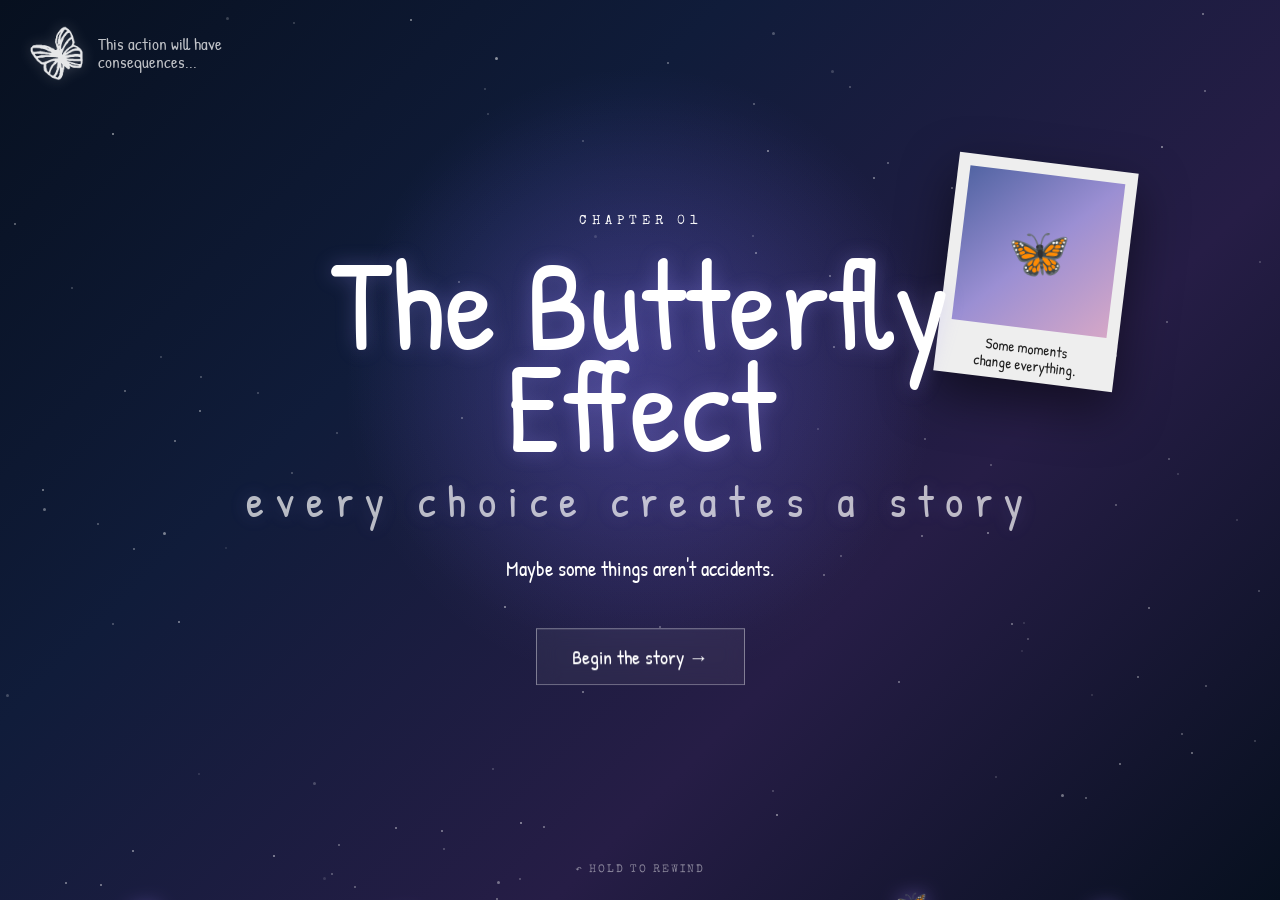
<file: index.html>
<!DOCTYPE html>
<html lang="en">

<head>
    <meta charset="UTF-8">
    <meta name="viewport" content="width=device-width, initial-scale=1.0">

    <title>The Butterfly Effect</title>

    <link rel="preconnect" href="https://fonts.googleapis.com">
    <link rel="preconnect" href="https://fonts.gstatic.com" crossorigin>

    <link href="https://fonts.googleapis.com/css2?family=Patrick+Hand&family=Special+Elite&display=swap" rel="stylesheet">

    <link rel="stylesheet" href="style.css">
</head>

<body>

    <div class="scene">

        <div class="glow"></div>

        <div class="consequence">

            <img src="lis_butterfly.png" alt="Butterfly">

            <span>
                This action will have<br>
                consequences...
            </span>

        </div>

        <div class="polaroid">

            <div class="photo">
                🦋
            </div>

            <p>
                Some moments<br>
                change everything.
            </p>

        </div>

        <div
            class="butterfly"
            style="left:10%; bottom:-30px; animation-duration:14s;"
        >
            🦋
        </div>

        <div
            class="butterfly"
            style="left:30%; bottom:-40px; animation-duration:18s; animation-delay:3s;"
        >
            🦋
        </div>

        <div
            class="butterfly"
            style="left:70%; bottom:-20px; animation-duration:15s; animation-delay:6s;"
        >
            🦋
        </div>

        <div
            class="butterfly"
            style="left:85%; bottom:-30px; animation-duration:20s; animation-delay:1s;"
        >
            🦋
        </div>

        <main class="content">

            <div class="chapter">
                CHAPTER 01
            </div>

            <h1 class="title">

                The Butterfly Effect

                <span>
                    every choice creates a story
                </span>

            </h1>

            <p class="subtitle">
                Maybe some things aren't accidents.
            </p>

            <button
                class="begin"
                onclick="beginStory()"
            >
                Begin the story →
            </button>

        </main>

        <div
            class="rewind"
            onclick="rewind()"
        >
            ↶ HOLD TO REWIND
        </div>

    </div>

    <div class="transition"></div>

    <script>

        const scene =
            document.querySelector(".scene");

        /* Create lots of dust particles */

        for (let i = 0; i < 110; i++) {

            const dust =
                document.createElement("div");

            dust.classList.add("dust");

            dust.style.left =
                Math.random() * 100 + "%";

            dust.style.top =
                Math.random() * 100 + "%";

            dust.style.animationDelay =
                Math.random() * 6 + "s";

            dust.style.animationDuration =
                3 + Math.random() * 5 + "s";

            dust.style.opacity =
                .15 + Math.random() * .55;

            if (Math.random() > .85) {
                dust.classList.add("large");
            }

            scene.appendChild(dust);
        }


        /* Mouse parallax */

        document.addEventListener("mousemove", (e) => {

            const x =
                e.clientX / window.innerWidth - .5;

            const y =
                e.clientY / window.innerHeight - .5;

            document.querySelector(".glow").style.transform =
                `translate(${x * 40 - 50}%, ${y * 40}%)`;

            document.querySelector(".polaroid").style.transform =
                `rotate(7deg) translate(${x * 20}px, ${y * 20}px)`;

        });


        /* Go to Page 2 */

        function beginStory() {

            document
                .querySelector(".transition")
                .classList.add("active");

            setTimeout(() => {

                window.location.href = "page2.html";

            }, 1000);

        }


        /* Rewind */

        function rewind() {

            document.body.style.filter =
                "saturate(.3) contrast(1.2)";

            document.querySelector(".scene").style.transform =
                "scale(1.03)";

            setTimeout(() => {

                document.body.style.filter = "";

                document.querySelector(".scene").style.transform =
                    "";

            }, 700);

        }

    </script>

</body>
</html>
</file>
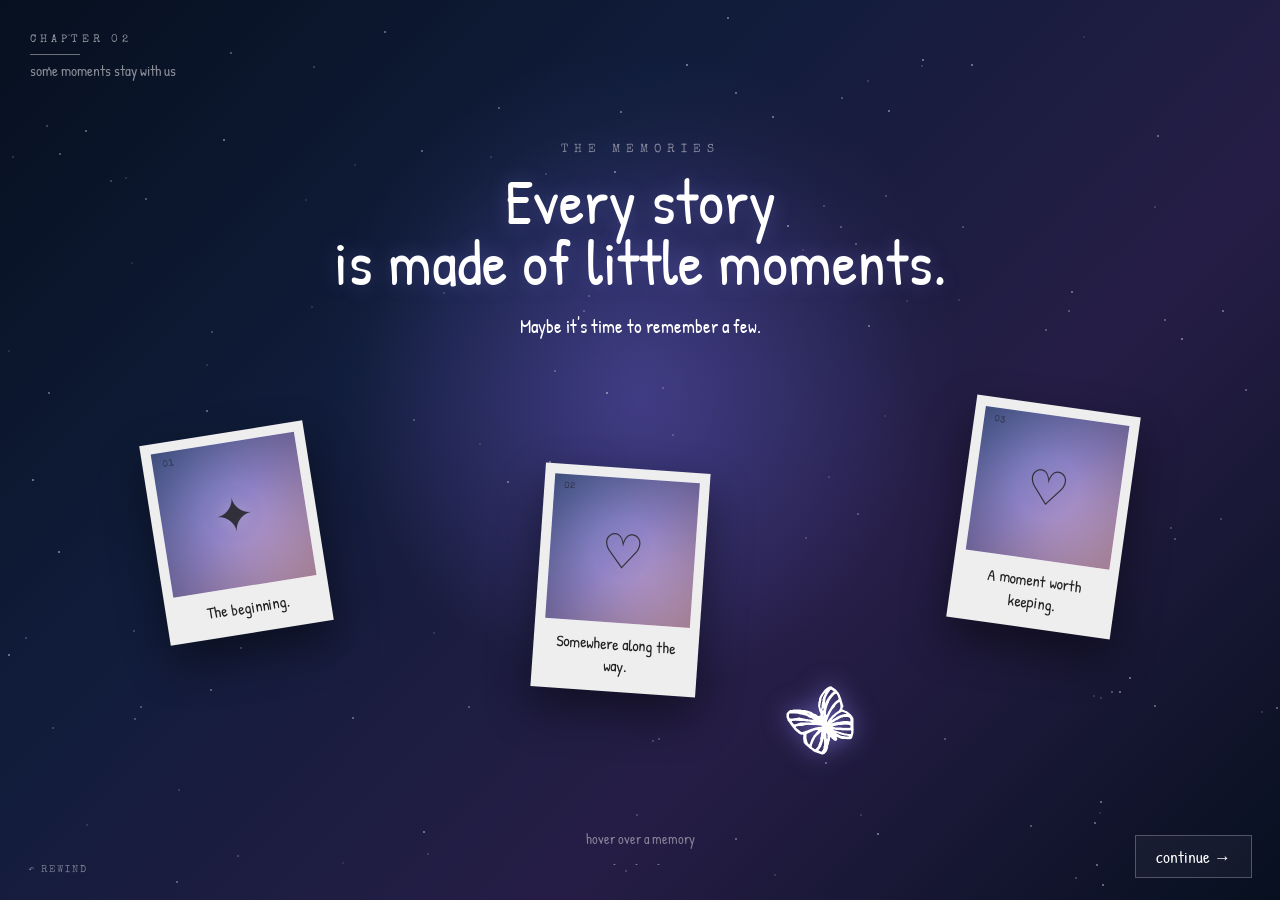
<file: page2.html>
<!DOCTYPE html>
<html lang="en">

<head>

    <meta charset="UTF-8">

    <meta
        name="viewport"
        content="width=device-width, initial-scale=1.0"
    >

    <title>The Memories</title>

    <!-- Fonts -->

    <link rel="preconnect" href="https://fonts.googleapis.com">

    <link
        href="https://fonts.googleapis.com/css2?family=Patrick+Hand&family=Special+Elite&display=swap"
        rel="stylesheet"
    >

    <link rel="stylesheet" href="page2.css">

    <style>

        /* =========================================================
           PAGE 2 ENTRANCE TRANSITION
        ========================================================= */

        .memory-date .memory-link {

            font-family: 'Patrick Hand', cursive;

            font-size: 1.15em;

            color: #e8e5ff;

            background: rgba(116, 103, 255, 0.16);

            border: 1px solid rgba(232, 229, 255, 0.55);

            border-radius: 24px;

            padding: 7px 24px;

            cursor: pointer;

            transition: all 0.25s ease;

        }


        .memory-date .memory-link:hover {

            background: rgba(116, 103, 255, 0.32);

            border-color: #ffffff;

            transform: translateY(-2px);

        }


        .page2-transition {

            position: fixed;

            inset: 0;

            background: #e8e5ff;

            z-index: 9999;

            opacity: 1;

            pointer-events: none;

            animation:
                page2FadeIn
                1.2s
                ease
                forwards;

        }


        @keyframes page2FadeIn {

            from {

                opacity: 1;

            }

            to {

                opacity: 0;

            }

        }

    </style>

</head>


<body>


<!-- =========================================================
     PAGE 2 ENTRANCE TRANSITION
========================================================= -->

<div class="page2-transition"></div>



<div class="scene">


    <!-- Background glow -->

    <div class="glow"></div>


    <!-- Top-left -->

    <div class="chapter-mark">

        <span>CHAPTER 02</span>

        <div class="little-line"></div>

        <p>
            some moments stay with us
        </p>

    </div>


    <!-- Main heading -->

    <main class="intro">

        <div class="small-title">

            THE MEMORIES

        </div>


        <h1>

            Every story<br>
            is made of little moments.

        </h1>


        <p>

            Maybe it's time to remember a few.

        </p>

    </main>


    <!-- =================================================
         POLAROIDS
    ================================================== -->


    <div
        class="memory memory-one"
        onclick="openMemory(1)"
    >

        <div class="photo">

            <span>01</span>

            <div class="photo-symbol">
                ✦
            </div>

        </div>

        <div class="caption">

            The beginning.

        </div>

    </div>



    <div
        class="memory memory-two"
        onclick="openMemory(2)"
    >

        <div class="photo">

            <span>02</span>

            <div class="photo-symbol">
                ♡
            </div>

        </div>

        <div class="caption">

            Somewhere along the way.

        </div>

    </div>



    <div
        class="memory memory-three"
        onclick="openMemory(3)"
    >

        <div class="photo">

            <span>03</span>

            <div class="photo-symbol">
                ♡
            </div>

        </div>

        <div class="caption">

            A moment worth keeping.

        </div>

    </div>


    <!-- =================================================
         BUTTERFLY
    ================================================== -->

    <div class="floating-butterfly">

        <img
            src="lis_butterfly.png"
            alt="Butterfly"
        >

    </div>


    <!-- =================================================
         BOTTOM
    ================================================== -->

    <div class="bottom-message">

        <span>
            hover over a memory
        </span>

        <div class="dots">
            • • •
        </div>

    </div>


    <!-- =================================================
         MEMORY MODAL
    ================================================== -->

    <div
        class="memory-overlay"
        id="memoryOverlay"
    >

        <div class="memory-card">


            <button
                class="close"
                onclick="closeMemory()"
            >

                ×

            </button>


            <div
                class="memory-number"
                id="memoryNumber"
            >

                MEMORY 01

            </div>


            <div
                class="memory-symbol"
                id="memorySymbol"
            >

                ✦

            </div>


            <p
                class="memory-text"
                id="memoryText"
            >

            </p>


            <div class="memory-date" id="memoryDate">

                somewhere in our timeline

            </div>


        </div>

    </div>


    <!-- =================================================
         REWIND
    ================================================== -->

    <div
        class="rewind"
        onclick="rewindMemory()"
    >

        ↶ REWIND

    </div>


    <!-- =================================================
         NEXT
    ================================================== -->

    <button
        class="next"
        onclick="nextPage()"
    >

        continue →

    </button>


</div>



<script>


/* =========================================================
   CREATE DUST
========================================================= */

const scene =
    document.querySelector(".scene");


for (let i = 0; i < 130; i++) {

    const dust =
        document.createElement("div");


    dust.classList.add("dust");


    dust.style.left =
        Math.random() * 100 + "%";


    dust.style.top =
        Math.random() * 100 + "%";


    dust.style.animationDelay =
        Math.random() * 7 + "s";


    dust.style.animationDuration =
        3 + Math.random() * 6 + "s";


    dust.style.opacity =
        .15 + Math.random() * .5;


    scene.appendChild(dust);

}


/* =========================================================
   MEMORY DATA
========================================================= */

const memories = {

    1: {

        number: "MEMORY 01",

        symbol: "✦",

        text:
            "Sometimes you meet someone without realizing that they're about to become an important part of your story."

    },


    2: {

        number: "MEMORY 02",

        symbol: "♡",

        text:
            "And then, little by little, ordinary moments start becoming the ones you remember the most."

    },


    3: {

        number: "MEMORY 03",

        symbol: "♡",

        text:
            "Maybe that's what the butterfly effect really means. One tiny moment can change the entire story."

    }

};


/* =========================================================
   OPEN MEMORY
========================================================= */

function openMemory(number) {


    const memory =
        memories[number];


    document.getElementById(
        "memoryNumber"
    ).textContent =
        memory.number;


    document.getElementById(
        "memorySymbol"
    ).textContent =
        memory.symbol;


    document.getElementById(
        "memoryText"
    ).textContent =
        memory.text;


    const memoryDate = document.getElementById("memoryDate");

    const memoryLinks = {
        1: "https://theunsentproject.com/#",
        2: "https://unsentnotes.com",
        3: "https://scribbledthought.com"
    };

    memoryDate.innerHTML =
        `<button type="button" class="memory-link" onclick="window.location.href='${memoryLinks[number]}'">me?</button>`;


    document
        .getElementById("memoryOverlay")
        .classList.add("active");


}


/* =========================================================
   CLOSE MEMORY
========================================================= */

function closeMemory() {

    document
        .getElementById("memoryOverlay")
        .classList.remove("active");

}


/* =========================================================
   MOUSE PARALLAX
========================================================= */

document.addEventListener(
    "mousemove",
    (event) => {


        const x =
            event.clientX /
            window.innerWidth -
            .5;


        const y =
            event.clientY /
            window.innerHeight -
            .5;


        const glow =
            document.querySelector(".glow");


        glow.style.transform =

            `translate(
                ${x * 45 - 50}%,
                ${y * 45}%
            )`;


        const butterfly =
            document.querySelector(
                ".floating-butterfly"
            );


        butterfly.style.transform =

            `translate(
                ${x * 35}px,
                ${y * 35}px
            )`;


    }
);


/* =========================================================
   REWIND
========================================================= */

function rewindMemory() {


    document.body.classList.add(
        "rewinding"
    );


    setTimeout(() => {

        document.body.classList.remove(
            "rewinding"
        );

    }, 1000);


}


/* =========================================================
   NEXT PAGE
========================================================= */

function nextPage() {


    document.body.classList.add(
        "page-leaving"
    );


    setTimeout(() => {

        window.location.href =
            "page3.html";

    }, 900);


}


</script>


</body>

</html>
</file>
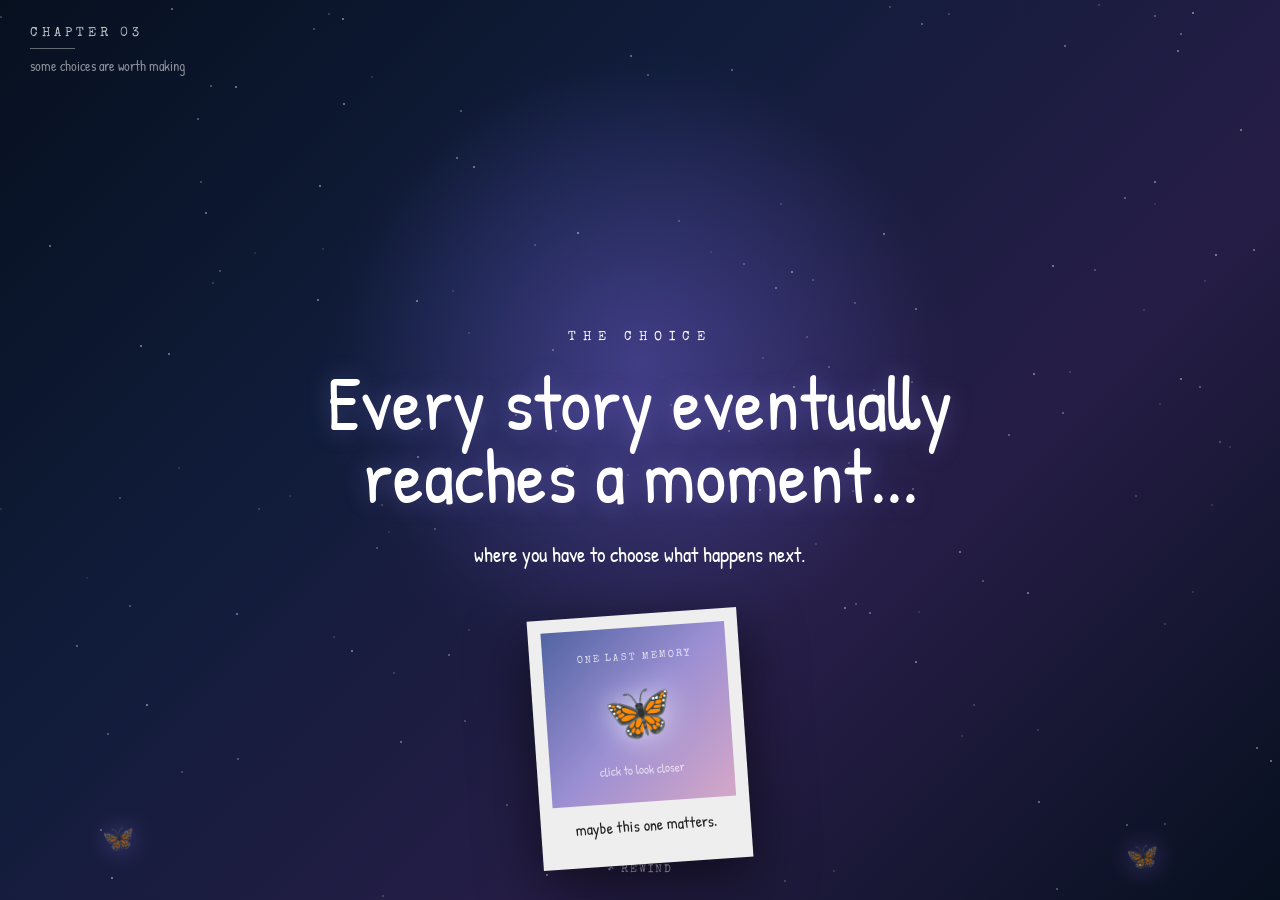
<file: page3.html>
<!DOCTYPE html>
<html lang="en">

<head>

    <meta charset="UTF-8">

    <meta
        name="viewport"
        content="width=device-width, initial-scale=1.0"
    >

    <title>The Choice</title>

    <!-- Fonts -->

    <link rel="preconnect" href="https://fonts.googleapis.com">

    <link
        href="https://fonts.googleapis.com/css2?family=Patrick+Hand&family=Special+Elite&display=swap"
        rel="stylesheet"
    >

    <link rel="stylesheet" href="page3.css">

</head>


<body>


<!-- =========================================================
     ENTRANCE TRANSITION
========================================================= -->

<div class="page3-transition"></div>



<div class="scene">


    <!-- Background glow -->

    <div class="glow"></div>


    <!-- =================================================
         CHAPTER MARK
    ================================================== -->

    <div class="chapter-mark">

        <span>CHAPTER 03</span>

        <div class="little-line"></div>

        <p>
            some choices are worth making
        </p>

    </div>



    <!-- =================================================
         BACKGROUND BUTTERFLIES
    ================================================== -->

    <div
        class="butterfly butterfly-one"
    >
        🦋
    </div>

    <div
        class="butterfly butterfly-two"
    >
        🦋
    </div>

    <div
        class="butterfly butterfly-three"
    >
        🦋
    </div>

    <div
        class="butterfly butterfly-four"
    >
        🦋
    </div>



    <!-- =================================================
         INTRO
    ================================================== -->

    <main class="intro" id="intro">

        <div class="small-title">
            THE CHOICE
        </div>


        <h1>

            Every story eventually<br>
            reaches a moment...

        </h1>


        <p>

            where you have to choose what happens next.

        </p>


        <!-- =================================================
             FINAL POLAROID
        ================================================== -->

        <div
            class="final-polaroid"
            onclick="openChoice()"
        >

            <div class="polaroid-photo">

                <div class="photo-number">
                    ONE LAST MEMORY
                </div>

                <div class="photo-butterfly">
                    🦋
                </div>

                <div class="photo-note">
                    click to look closer
                </div>

            </div>


            <div class="polaroid-caption">

                maybe this one matters.

            </div>

        </div>

    </main>



    <!-- =================================================
         CHOICE SECTION
    ================================================== -->

    <section
        class="choice-section"
        id="choiceSection"
    >


        <div class="choice-content">


            <div class="choice-small">
                ONE LAST THOUGHT
            </div>


            <h2>

                Maybe the butterfly effect<br>
                isn't about changing the past.

            </h2>


            <p class="choice-line">

                Maybe it's about choosing what happens next.

            </p>


            <div class="choice-question">

                So...

            </div>


            <h3>

                Will you be part of my next chapter?

            </h3>


            <!-- =================================================
                 BUTTONS
            ================================================== -->

            <div class="buttons">


                <button
                    class="yes-button"
                    onclick="chooseYes()"
                >

                    YES 🦋

                </button>


                <button
                    class="think-button"
                    onclick="thinkAboutIt()"
                >

                    LET ME THINK...

                </button>


            </div>


            <p
                class="thinking-message"
                id="thinkingMessage"
            >

            </p>


        </div>


    </section>



    <!-- =================================================
         FINAL ENDING
    ================================================== -->

    <section
        class="ending"
        id="ending"
    >


        <div class="ending-butterfly">

            🦋

        </div>


        <div class="ending-small">

            THEN LET'S WRITE IT TOGETHER.

        </div>


        <h2>

            The end.

        </h2>


        <div class="ending-divider"></div>


        <p>

            or maybe...

        </p>


        <h3>

            just the beginning.

        </h3>


    </section>



    <!-- =================================================
         REWIND
    ================================================== -->

    <div
        class="rewind"
        onclick="rewindPage()"
    >

        ↶ REWIND

    </div>


</div>



<script>


/* =========================================================
   CREATE DUST
========================================================= */

const scene =
    document.querySelector(".scene");


for (let i = 0; i < 150; i++) {

    const dust =
        document.createElement("div");


    dust.classList.add("dust");


    dust.style.left =
        Math.random() * 100 + "%";


    dust.style.top =
        Math.random() * 100 + "%";


    dust.style.animationDelay =
        Math.random() * 7 + "s";


    dust.style.animationDuration =
        3 + Math.random() * 6 + "s";


    dust.style.opacity =
        .15 + Math.random() * .5;


    scene.appendChild(dust);

}


/* =========================================================
   OPEN THE CHOICE
========================================================= */

function openChoice() {


    document
        .getElementById("intro")
        .classList.add("hide");


    setTimeout(() => {

        document
            .getElementById("choiceSection")
            .classList.add("active");

    }, 500);


}


/* =========================================================
   LET ME THINK
========================================================= */

let thoughtCount = 0;


function thinkAboutIt() {


    const button =
        document.querySelector(".think-button");


    const message =
        document.getElementById(
            "thinkingMessage"
        );


    thoughtCount++;


    if (thoughtCount === 1) {

        message.textContent =
            "Some choices are harder than others...";


        button.style.transform =
            "translateX(35px)";

    }


    else if (thoughtCount === 2) {

        message.textContent =
            "I'll wait... probably. 🦋";


        button.style.transform =
            "translateX(-45px)";

    }


    else {

        message.textContent =
            "Okay... but the butterfly is waiting. 🦋";


        button.style.transform =
            "translateX(20px)";

    }

}


/* =========================================================
   YES
========================================================= */

function chooseYes() {


    document
        .getElementById("choiceSection")
        .classList.add("chosen");


    document
        .querySelectorAll(".butterfly")
        .forEach((butterfly, index) => {

            butterfly.style.animation =
                "butterflyFinal 5s ease-in-out forwards";

            butterfly.style.animationDelay =
                index * .15 + "s";

        });


    setTimeout(() => {

        document
            .getElementById("ending")
            .classList.add("active");

    }, 1200);

}


/* =========================================================
   REWIND
========================================================= */

function rewindPage() {


    document.body.classList.add(
        "rewinding"
    );


    setTimeout(() => {

        document.body.classList.remove(
            "rewinding"
        );

    }, 1000);

}


/* =========================================================
   MOUSE PARALLAX
========================================================= */

document.addEventListener(
    "mousemove",
    (event) => {


        const x =
            event.clientX /
            window.innerWidth -
            .5;


        const y =
            event.clientY /
            window.innerHeight -
            .5;


        const glow =
            document.querySelector(".glow");


        glow.style.transform =

            `translate(
                ${x * 45 - 50}%,
                ${y * 45}%
            )`;


        const polaroid =
            document.querySelector(
                ".final-polaroid"
            );


        if (polaroid) {

            polaroid.style.transform =

                `rotate(-4deg)
                 translate(
                    ${x * 18}px,
                    ${y * 18}px
                 )`;

        }

    }
);


/* =========================================================
   ENTRANCE TRANSITION
========================================================= */

window.addEventListener(
    "load",
    () => {

        document
            .querySelector(".page3-transition")
            .classList.add("fade-out");

    }
);


</script>


</body>

</html>
</file>
<file: style.css>
/* =====================================================
   RESET
===================================================== */

* {
    margin: 0;
    padding: 0;
    box-sizing: border-box;
}

html,
body {
    width: 100%;
    height: 100%;
}

body {
    overflow: hidden;
    background: #07101f;
    color: white;
    font-family: 'Patrick Hand', cursive;
}


/* =====================================================
   MAIN SCENE
===================================================== */

.scene {
    position: relative;

    width: 100%;
    height: 100vh;

    overflow: hidden;

    background:
        radial-gradient(
            circle at 50% 40%,
            rgba(116, 103, 255, .25),
            transparent 35%
        ),

        linear-gradient(
            135deg,
            #07101f,
            #101c3a,
            #261d46,
            #07101f
        );
}


/* =====================================================
   BACKGROUND GLOW
===================================================== */

.glow {
    position: absolute;

    width: 600px;
    height: 600px;

    background:
        radial-gradient(
            circle,
            rgba(155, 135, 255, .15),
            transparent 70%
        );

    border-radius: 50%;

    top: 10%;
    left: 50%;

    transform: translateX(-50%);

    animation: breathing 6s infinite ease-in-out;

    pointer-events: none;
}

@keyframes breathing {

    0%,
    100% {
        transform:
            translateX(-50%)
            scale(1);

        opacity: .5;
    }

    50% {
        transform:
            translateX(-50%)
            scale(1.25);

        opacity: 1;
    }
}


/* =====================================================
   DUST PARTICLES
===================================================== */

.dust {
    position: absolute;

    width: 2px;
    height: 2px;

    border-radius: 50%;

    background: rgba(255,255,255,.8);

    pointer-events: none;

    animation:
        dustFloat
        ease-in-out
        infinite;
}

.dust.large {
    width: 3px;
    height: 3px;

    filter: blur(.5px);
}

@keyframes dustFloat {

    0%,
    100% {
        transform:
            translate(0, 0)
            scale(.5);

        opacity: .15;
    }

    50% {
        transform:
            translate(15px, -25px)
            scale(1.4);

        opacity: .8;
    }
}


/* =====================================================
   TOP LEFT MESSAGE
===================================================== */

.consequence {

    position: absolute;

    top: 22px;
    left: 28px;

    display: flex;

    align-items: center;

    gap: 12px;

    z-index: 30;

    color:
        rgba(255,255,255,.82);

    font-family:
        'Patrick Hand',
        cursive;

    font-size: 17px;

    line-height: 1.05;

    opacity: .9;

    animation:
        consequenceWiggle
        4s
        ease-in-out
        infinite;
}

.consequence img {

    width: 58px;
    height: auto;

    display: block;

    filter:
        brightness(0)
        invert(1)
        drop-shadow(
            0 0 7px
            rgba(255,255,255,.25)
        );

    transform-origin: center;

    animation:
        butterflyWiggle
        2.8s
        ease-in-out
        infinite;
}

@keyframes butterflyWiggle {

    0%,
    100% {
        transform:
            rotate(-4deg)
            scale(1);
    }

    25% {
        transform:
            rotate(5deg)
            scale(1.04);
    }

    50% {
        transform:
            rotate(-3deg)
            scale(.97);
    }

    75% {
        transform:
            rotate(4deg)
            scale(1.03);
    }
}

@keyframes consequenceWiggle {

    0%,
    100% {
        transform: rotate(-.5deg);
    }

    25% {
        transform:
            rotate(.7deg)
            translateY(-1px);
    }

    50% {
        transform: rotate(-.4deg);
    }

    75% {
        transform:
            rotate(.5deg)
            translateY(1px);
    }
}


/* =====================================================
   POLAROID
===================================================== */

.polaroid {

    position: absolute;

    width: 180px;
    height: 220px;

    background: #eeeeee;

    right: 12%;
    top: 18%;

    transform: rotate(7deg);

    padding: 12px;

    box-shadow:
        0 20px 50px
        rgba(0,0,0,.5);

    z-index: 8;

    transition:
        transform .5s ease,
        box-shadow .5s ease;

    animation:
        floatingPhoto
        5s
        ease-in-out
        infinite;
}

.polaroid:hover {

    transform:
        rotate(0deg)
        scale(1.08);

    box-shadow:
        0 25px 70px
        rgba(130,120,255,.4);
}

.photo {

    width: 100%;
    height: 155px;

    background:
        linear-gradient(
            135deg,
            #5264a3,
            #9b8fd3,
            #d5a7c7
        );

    display: flex;

    align-items: center;
    justify-content: center;

    color: white;

    font-size: 50px;
}

.polaroid p {

    color: #222;

    text-align: center;

    margin-top: 12px;

    font-size: 15px;

    line-height: 1.1;
}

@keyframes floatingPhoto {

    0%,
    100% {
        margin-top: 0;
    }

    50% {
        margin-top: -15px;
    }
}


/* =====================================================
   BACKGROUND BUTTERFLIES
===================================================== */

.butterfly {

    position: absolute;

    font-size: 25px;

    opacity: .7;

    pointer-events: none;

    filter:
        drop-shadow(
            0 0 10px
            rgba(160,130,255,.8)
        );

    animation:
        fly
        linear
        infinite;
}

@keyframes fly {

    0% {
        transform:
            translate(0, 0)
            rotate(0deg);
    }

    25% {
        transform:
            translate(100px,-120px)
            rotate(20deg);
    }

    50% {
        transform:
            translate(-80px,-250px)
            rotate(-15deg);
    }

    75% {
        transform:
            translate(150px,-380px)
            rotate(15deg);
    }

    100% {
        transform:
            translate(-100px,-550px)
            rotate(-10deg);
    }
}


/* =====================================================
   MAIN CONTENT
===================================================== */

.content {

    position: absolute;

    top: 50%;
    left: 50%;

    transform:
        translate(-50%, -50%);

    width: 90%;

    max-width: 900px;

    text-align: center;

    z-index: 10;
}


/* Chapter */

.chapter {

    font-family:
        'Special Elite',
        monospace;

    font-size: 13px;

    letter-spacing: 5px;

    opacity: .55;

    margin-bottom: 25px;

    animation:
        fadeUp
        1.5s
        ease
        forwards;
}


/* =====================================================
   TITLE
===================================================== */

.title {

    font-size:
        clamp(
            60px,
            10vw,
            130px
        );

    font-weight: normal;

    line-height: .8;

    text-shadow:
        0 0 20px
        rgba(160,150,255,.3);

    animation:
        titleAppear
        2s
        ease
        forwards;
}

.title span {

    display: block;

    font-size: .35em;

    letter-spacing: 12px;

    margin-top: 25px;

    opacity: .7;
}


/* =====================================================
   SUBTITLE
===================================================== */

.subtitle {

    margin-top: 35px;

    font-size: 21px;

    opacity: .75;

    animation:
        fadeUp
        2s
        ease
        forwards;
}


/* =====================================================
   BEGIN BUTTON
===================================================== */

.begin {

    margin-top: 45px;

    padding:
        14px 35px;

    border:
        1px solid
        rgba(255,255,255,.4);

    background:
        rgba(255,255,255,.05);

    color: white;

    font-family:
        'Patrick Hand',
        cursive;

    font-size: 20px;

    cursor: pointer;

    backdrop-filter:
        blur(10px);

    transition:
        .4s ease;
}

.begin:hover {

    background:
        rgba(255,255,255,.15);

    transform:
        translateY(-4px);

    box-shadow:
        0 10px 30px
        rgba(130,120,255,.25);
}


/* =====================================================
   REWIND
===================================================== */

.rewind {

    position: absolute;

    bottom: 25px;

    left: 50%;

    transform:
        translateX(-50%);

    font-family:
        'Special Elite',
        monospace;

    font-size: 11px;

    letter-spacing: 2px;

    opacity: .45;

    cursor: pointer;

    z-index: 30;

    transition: .3s;
}

.rewind:hover {
    opacity: 1;
}


/* =====================================================
   PAGE TRANSITION
===================================================== */

.transition {

    position: fixed;

    inset: 0;

    background: #e8e5ff;

    z-index: 100;

    transform:
        scaleY(0);

    transform-origin:
        bottom;

    transition:
        transform
        1s
        cubic-bezier(
            .7,
            0,
            .3,
            1
        );
}

.transition.active {

    transform:
        scaleY(1);
}


/* =====================================================
   ANIMATIONS
===================================================== */

@keyframes fadeUp {

    from {
        opacity: 0;

        transform:
            translateY(30px);
    }

    to {
        opacity: 1;

        transform:
            translateY(0);
    }
}

@keyframes titleAppear {

    from {

        opacity: 0;

        letter-spacing: 20px;

        filter: blur(10px);
    }

    to {

        opacity: 1;

        letter-spacing: 0;

        filter: blur(0);
    }
}


/* =====================================================
   MOBILE
===================================================== */

@media (max-width: 700px) {

    .consequence {

        top: 15px;
        left: 15px;

        font-size: 14px;
    }

    .consequence img {
        width: 45px;
    }

    .polaroid {

        width: 130px;
        height: 165px;

        right: 5%;
        top: 12%;

        padding: 8px;
    }

    .photo {

        height: 110px;

        font-size: 35px;
    }

    .polaroid p {

        font-size: 11px;

        margin-top: 7px;
    }

    .subtitle {
        font-size: 18px;
    }

    .begin {

        font-size: 18px;

        padding:
            12px 28px;
    }

    .rewind {
        bottom: 15px;
    }
}
</file>
<file: page2.css>
/* =====================================================
   RESET
===================================================== */

* {

    margin: 0;

    padding: 0;

    box-sizing: border-box;

}


html,
body {

    width: 100%;

    height: 100%;

}


body {

    overflow: hidden;

    background: #07101f;

    color: white;

    font-family:
        'Patrick Hand',
        cursive;

}


/* =====================================================
   SCENE
===================================================== */

.scene {

    position: relative;

    width: 100%;

    height: 100vh;

    overflow: hidden;

    background:

        radial-gradient(
            circle at 50% 45%,
            rgba(116,103,255,.25),
            transparent 35%
        ),

        linear-gradient(
            135deg,
            #07101f,
            #101c3a,
            #261d46,
            #07101f
        );

}


/* =====================================================
   GLOW
===================================================== */

.glow {

    position: absolute;

    width: 650px;

    height: 650px;

    top: 5%;

    left: 50%;

    border-radius: 50%;

    background:

        radial-gradient(
            circle,
            rgba(155,135,255,.16),
            transparent 70%
        );

    transform:
        translateX(-50%);

    animation:
        breathing 6s
        ease-in-out
        infinite;

    pointer-events: none;

}


@keyframes breathing {

    0%,
    100% {

        transform:
            translateX(-50%)
            scale(1);

        opacity: .5;

    }

    50% {

        transform:
            translateX(-50%)
            scale(1.25);

        opacity: 1;

    }

}


/* =====================================================
   DUST
===================================================== */

.dust {

    position: absolute;

    width: 2px;

    height: 2px;

    border-radius: 50%;

    background:
        rgba(255,255,255,.8);

    pointer-events: none;

    animation:
        dustFloat
        ease-in-out
        infinite;

}


@keyframes dustFloat {

    0%,
    100% {

        transform:
            translate(0,0)
            scale(.5);

        opacity: .1;

    }

    50% {

        transform:
            translate(
                15px,
                -25px
            )
            scale(1.5);

        opacity: .8;

    }

}


/* =====================================================
   CHAPTER MARK
===================================================== */

.chapter-mark {

    position: absolute;

    top: 25px;

    left: 30px;

    z-index: 20;

    opacity: .8;

}


.chapter-mark span {

    font-family:
        'Special Elite',
        monospace;

    font-size: 11px;

    letter-spacing: 4px;

    opacity: .7;

}


.chapter-mark p {

    margin-top: 5px;

    font-size: 15px;

    opacity: .65;

}


.little-line {

    width: 50px;

    height: 1px;

    margin-top: 7px;

    background:
        rgba(255,255,255,.5);

}


/* =====================================================
   INTRO
===================================================== */

.intro {

    position: absolute;

    top: 16%;

    left: 50%;

    transform:
        translateX(-50%);

    text-align: center;

    width: 90%;

    z-index: 10;

}


.small-title {

    font-family:
        'Special Elite',
        monospace;

    letter-spacing: 6px;

    font-size: 12px;

    opacity: .45;

    margin-bottom: 15px;

}


.intro h1 {

    font-size:
        clamp(
            40px,
            5vw,
            68px
        );

    font-weight: normal;

    line-height: .95;

    text-shadow:
        0 0 20px
        rgba(160,150,255,.25);

    animation:
        titleAppear
        1.8s
        ease
        forwards;

}


.intro p {

    margin-top: 20px;

    font-size: 19px;

    opacity: .6;

    animation:
        fadeUp
        2s
        ease
        forwards;

}


/* =====================================================
   MEMORY POLAROIDS
===================================================== */

.memory {

    position: absolute;

    width: 165px;

    padding: 10px 10px 15px;

    background: #eeeeee;

    color: #222;

    box-shadow:
        0 20px 45px
        rgba(0,0,0,.45);

    cursor: pointer;

    z-index: 8;

    transition:
        transform .5s ease,
        box-shadow .5s ease;

    animation:
        memoryFloat
        5s
        ease-in-out
        infinite;

}


.memory:hover {

    transform:
        scale(1.1)
        rotate(0deg)
        translateY(-10px);

    box-shadow:
        0 25px 65px
        rgba(140,130,255,.45);

    z-index: 15;

}


.memory-one {

    left: 12%;

    top: 48%;

    transform:
        rotate(-9deg);

}


.memory-two {

    left: 42%;

    top: 52%;

    transform:
        rotate(4deg);

    animation-delay:
        -1.5s;

}


.memory-three {

    right: 12%;

    top: 45%;

    transform:
        rotate(8deg);

    animation-delay:
        -3s;

}


/* Photo */

.photo {

    width: 100%;

    height: 145px;

    display: flex;

    align-items: center;

    justify-content: center;

    position: relative;

    overflow: hidden;

    background:

        linear-gradient(
            135deg,
            #5367a5,
            #8f82c5,
            #d7a8c4
        );

}


.photo::after {

    content: "";

    position: absolute;

    inset: 0;

    background:

        radial-gradient(
            circle,
            transparent 30%,
            rgba(0,0,0,.25)
        );

}


.photo span {

    position: absolute;

    top: 8px;

    left: 10px;

    font-family:
        'Special Elite',
        monospace;

    font-size: 9px;

    opacity: .7;

}


.photo-symbol {

    font-size: 48px;

    opacity: .85;

    text-shadow:
        0 0 20px
        rgba(255,255,255,.4);

}


.caption {

    margin-top: 10px;

    text-align: center;

    font-size: 16px;

}


@keyframes memoryFloat {

    0%,
    100% {

        margin-top: 0;

    }

    50% {

        margin-top: -10px;

    }

}


/* =====================================================
   BUTTERFLY
===================================================== */

.floating-butterfly {

    position: absolute;

    right: 33%;

    bottom: 15%;

    z-index: 6;

    transition:
        transform .3s ease;

    animation:
        butterflyFloat
        4s
        ease-in-out
        infinite;

}


.floating-butterfly img {

    width: 75px;

    filter:

        brightness(0)
        invert(1)

        drop-shadow(
            0 0 12px
            rgba(150,140,255,.7)
        );

    animation:
        butterflyWiggle
        2.8s
        ease-in-out
        infinite;

}


@keyframes butterflyFloat {

    0%,
    100% {

        margin-top: 0;

    }

    50% {

        margin-top: -18px;

    }

}


@keyframes butterflyWiggle {

    0%,
    100% {

        transform:
            rotate(-5deg)
            scale(1);

    }

    50% {

        transform:
            rotate(5deg)
            scale(1.06);

    }

}


/* =====================================================
   BOTTOM MESSAGE
===================================================== */

.bottom-message {

    position: absolute;

    bottom: 28px;

    left: 50%;

    transform:
        translateX(-50%);

    text-align: center;

    z-index: 20;

    font-size: 14px;

    opacity: .45;

}


.dots {

    margin-top: 5px;

    letter-spacing: 7px;

}


/* =====================================================
   REWIND
===================================================== */

.rewind {

    position: absolute;

    left: 28px;

    bottom: 25px;

    font-family:
        'Special Elite',
        monospace;

    font-size: 10px;

    letter-spacing: 2px;

    opacity: .4;

    cursor: pointer;

    z-index: 30;

    transition: .3s;

}


.rewind:hover {

    opacity: 1;

}


/* =====================================================
   NEXT
===================================================== */

.next {

    position: absolute;

    right: 28px;

    bottom: 22px;

    padding:
        9px 20px;

    background:
        rgba(255,255,255,.04);

    border:
        1px solid
        rgba(255,255,255,.25);

    color: white;

    font-family:
        'Patrick Hand',
        cursive;

    font-size: 17px;

    cursor: pointer;

    transition: .3s;

    z-index: 30;

}


.next:hover {

    background:
        rgba(255,255,255,.12);

    transform:
        translateX(4px);

}


/* =====================================================
   MEMORY OVERLAY
===================================================== */

.memory-overlay {

    position: fixed;

    inset: 0;

    display: flex;

    align-items: center;

    justify-content: center;

    background:
        rgba(4,8,20,.75);

    backdrop-filter:
        blur(12px);

    opacity: 0;

    pointer-events: none;

    transition:
        opacity .5s ease;

    z-index: 100;

}


.memory-overlay.active {

    opacity: 1;

    pointer-events: auto;

}


/* =====================================================
   MEMORY CARD
===================================================== */

.memory-card {

    position: relative;

    width: 90%;

    max-width: 500px;

    padding:
        50px 45px;

    text-align: center;

    background:

        linear-gradient(
            135deg,
            rgba(255,255,255,.08),
            rgba(255,255,255,.03)
        );

    border:
        1px solid
        rgba(255,255,255,.2);

    box-shadow:
        0 30px 100px
        rgba(0,0,0,.5);

    animation:
        cardAppear
        .6s
        ease;

}


.memory-number {

    font-family:
        'Special Elite',
        monospace;

    font-size: 11px;

    letter-spacing: 4px;

    opacity: .5;

}


.memory-symbol {

    font-size: 55px;

    margin:
        25px 0;

    filter:
        drop-shadow(
            0 0 15px
            rgba(150,140,255,.5)
        );

}


.memory-text {

    font-size: 25px;

    line-height: 1.25;

    opacity: .9;

}


.memory-date {

    margin-top: 30px;

    font-family:
        'Special Elite',
        monospace;

    font-size: 9px;

    letter-spacing: 3px;

    opacity: .35;

}


/* Close */

.close {

    position: absolute;

    right: 18px;

    top: 12px;

    border: none;

    background: transparent;

    color: white;

    font-size: 28px;

    cursor: pointer;

    opacity: .5;

}


.close:hover {

    opacity: 1;

}


@keyframes cardAppear {

    from {

        opacity: 0;

        transform:
            translateY(30px)
            scale(.95);

    }

    to {

        opacity: 1;

        transform:
            translateY(0)
            scale(1);

    }

}


/* =====================================================
   REWIND EFFECT
===================================================== */

.rewinding {

    animation:
        rewindEffect
        1s
        ease;

}


@keyframes rewindEffect {

    0% {

        filter:
            blur(0)
            saturate(1);

        transform:
            scale(1);

    }

    30% {

        filter:
            blur(3px)
            saturate(.3);

        transform:
            scale(1.03);

    }

    60% {

        filter:
            blur(5px)
            saturate(.1);

        transform:
            scale(.98);

    }

    100% {

        filter:
            blur(0)
            saturate(1);

        transform:
            scale(1);

    }

}


/* =====================================================
   PAGE EXIT
===================================================== */

.page-leaving {

    animation:
        pageLeave
        .9s
        ease
        forwards;

}


@keyframes pageLeave {

    to {

        opacity: 0;

        transform:
            scale(1.05);

        filter:
            blur(8px);

    }

}


/* =====================================================
   TITLE ANIMATION
===================================================== */

@keyframes titleAppear {

    from {

        opacity: 0;

        letter-spacing: 15px;

        filter: blur(8px);

    }

    to {

        opacity: 1;

        letter-spacing: 0;

        filter: blur(0);

    }

}


@keyframes fadeUp {

    from {

        opacity: 0;

        transform:
            translateY(25px);

    }

    to {

        opacity: 1;

        transform:
            translateY(0);

    }

}


/* =====================================================
   MOBILE
===================================================== */

@media (max-width: 700px) {


    .chapter-mark {

        left: 15px;

        top: 15px;

    }


    .intro {

        top: 14%;

    }


    .intro h1 {

        font-size: 40px;

    }


    .memory {

        width: 120px;

    }


    .photo {

        height: 105px;

    }


    .caption {

        font-size: 12px;

    }


    .memory-one {

        left: 5%;

        top: 50%;

    }


    .memory-two {

        left: 35%;

        top: 55%;

    }


    .memory-three {

        right: 5%;

        top: 49%;

    }


    .floating-butterfly {

        right: 40%;

        bottom: 12%;

    }


    .floating-butterfly img {

        width: 50px;

    }


    .memory-text {

        font-size: 21px;

    }


}
</file>
<file: page3.css>
/* =====================================================
   RESET
===================================================== */

* {

    margin: 0;
    padding: 0;

    box-sizing: border-box;

}


html,
body {

    width: 100%;
    height: 100%;

}


body {

    overflow: hidden;

    background: #07101f;

    color: white;

    font-family:
        'Patrick Hand',
        cursive;

}


/* =====================================================
   SCENE
===================================================== */

.scene {

    position: relative;

    width: 100%;
    height: 100vh;

    overflow: hidden;

    background:

        radial-gradient(
            circle at 50% 40%,
            rgba(116,103,255,.25),
            transparent 35%
        ),

        linear-gradient(
            135deg,
            #07101f,
            #101c3a,
            #261d46,
            #07101f
        );

}


/* =====================================================
   GLOW
===================================================== */

.glow {

    position: absolute;

    width: 650px;
    height: 650px;

    background:

        radial-gradient(
            circle,
            rgba(155,135,255,.16),
            transparent 70%
        );

    border-radius: 50%;

    top: 5%;
    left: 50%;

    transform:
        translateX(-50%);

    animation:
        breathing
        6s
        infinite
        ease-in-out;

    pointer-events: none;

}


@keyframes breathing {

    0%,
    100% {

        transform:
            translateX(-50%)
            scale(1);

        opacity: .5;

    }

    50% {

        transform:
            translateX(-50%)
            scale(1.25);

        opacity: 1;

    }

}


/* =====================================================
   DUST
===================================================== */

.dust {

    position: absolute;

    width: 2px;
    height: 2px;

    border-radius: 50%;

    background:
        rgba(255,255,255,.8);

    pointer-events: none;

    animation:
        dustFloat
        ease-in-out
        infinite;

}


@keyframes dustFloat {

    0%,
    100% {

        transform:
            translate(0,0)
            scale(.5);

        opacity: .15;

    }

    50% {

        transform:
            translate(15px,-25px)
            scale(1.4);

        opacity: .8;

    }

}


/* =====================================================
   CHAPTER MARK
===================================================== */

.chapter-mark {

    position: absolute;

    top: 25px;
    left: 30px;

    z-index: 30;

    font-family:
        'Special Elite',
        monospace;

    opacity: .75;

}


.chapter-mark span {

    font-size: 13px;

    letter-spacing: 4px;

}


.little-line {

    width: 45px;
    height: 1px;

    background:
        rgba(255,255,255,.5);

    margin:
        7px 0;

}


.chapter-mark p {

    font-family:
        'Patrick Hand',
        cursive;

    font-size: 14px;

    opacity: .7;

}


/* =====================================================
   BUTTERFLIES
===================================================== */

.butterfly {

    position: absolute;

    font-size: 26px;

    opacity: .5;

    filter:

        drop-shadow(
            0 0 12px
            rgba(160,130,255,.8)
        );

    pointer-events: none;

}


.butterfly-one {

    left: 8%;
    bottom: 5%;

    animation:
        butterflyFloatOne
        14s
        linear
        infinite;

}


.butterfly-two {

    left: 27%;
    bottom: -5%;

    animation:
        butterflyFloatTwo
        18s
        linear
        infinite;

}


.butterfly-three {

    left: 72%;
    bottom: -5%;

    animation:
        butterflyFloatThree
        16s
        linear
        infinite;

}


.butterfly-four {

    left: 88%;
    bottom: 3%;

    animation:
        butterflyFloatFour
        20s
        linear
        infinite;

}


@keyframes butterflyFloatOne {

    0% {

        transform:
            translate(0,0)
            rotate(0deg);

    }

    50% {

        transform:
            translate(130px,-250px)
            rotate(15deg);

    }

    100% {

        transform:
            translate(-80px,-550px)
            rotate(-10deg);

    }

}


@keyframes butterflyFloatTwo {

    0% {

        transform:
            translate(0,0)
            rotate(0deg);

    }

    50% {

        transform:
            translate(-100px,-280px)
            rotate(-15deg);

    }

    100% {

        transform:
            translate(100px,-600px)
            rotate(12deg);

    }

}


@keyframes butterflyFloatThree {

    0% {

        transform:
            translate(0,0)
            rotate(0deg);

    }

    50% {

        transform:
            translate(100px,-250px)
            rotate(12deg);

    }

    100% {

        transform:
            translate(-120px,-600px)
            rotate(-15deg);

    }

}


@keyframes butterflyFloatFour {

    0% {

        transform:
            translate(0,0)
            rotate(0deg);

    }

    50% {

        transform:
            translate(-140px,-280px)
            rotate(-12deg);

    }

    100% {

        transform:
            translate(80px,-600px)
            rotate(15deg);

    }

}


@keyframes butterflyFinal {

    0% {

        opacity: .5;

        transform:
            translateY(0)
            scale(1);

    }

    100% {

        opacity: 1;

        transform:
            translate(
                0,
                -300px
            )
            scale(1.8);

    }

}


/* =====================================================
   INTRO
===================================================== */

.intro {

    position: absolute;

    top: 50%;
    left: 50%;

    transform:
        translate(-50%,-50%);

    width: 90%;

    max-width: 950px;

    text-align: center;

    z-index: 10;

    transition:
        1s ease;

}


.small-title {

    font-family:
        'Special Elite',
        monospace;

    font-size: 13px;

    letter-spacing: 7px;

    opacity: .5;

    margin-bottom: 22px;

    animation:
        fadeUp
        1.5s
        ease
        forwards;

}


.intro h1 {

    font-size:
        clamp(
            45px,
            6vw,
            80px
        );

    font-weight: normal;

    line-height: .95;

    text-shadow:

        0 0 25px
        rgba(160,150,255,.3);

    animation:
        titleAppear
        2s
        ease
        forwards;

}


.intro > p {

    margin-top: 28px;

    font-size: 21px;

    opacity: .7;

    animation:
        fadeUp
        2s
        ease
        forwards;

}


/* =====================================================
   FINAL POLAROID
===================================================== */

.final-polaroid {

    width: 210px;
    height: 250px;

    background: #eeeeee;

    padding: 13px;

    position: absolute;

    left: 50%;

    margin-top: 45px;

    transform:
        translateX(-50%)
        rotate(-4deg);

    box-shadow:

        0 20px 60px
        rgba(0,0,0,.55);

    cursor: pointer;

    transition:
        .5s ease;

    animation:
        floatingPhoto
        5s
        ease-in-out
        infinite;

}


.final-polaroid:hover {

    transform:
        translateX(-50%)
        rotate(0deg)
        scale(1.08);

    box-shadow:

        0 25px 70px
        rgba(130,120,255,.45);

}


.polaroid-photo {

    height: 175px;

    background:

        linear-gradient(
            135deg,
            #5264a3,
            #9b8fd3,
            #d5a7c7
        );

    position: relative;

    display: flex;

    align-items: center;
    justify-content: center;

    flex-direction: column;

}


.photo-number {

    font-family:
        'Special Elite',
        monospace;

    font-size: 10px;

    letter-spacing: 2px;

    opacity: .75;

}


.photo-butterfly {

    font-size: 55px;

    margin: 12px 0;

    filter:

        drop-shadow(
            0 0 15px
            rgba(255,255,255,.7)
        );

}


.photo-note {

    font-size: 13px;

    opacity: .65;

}


.polaroid-caption {

    color: #222;

    text-align: center;

    font-size: 16px;

    margin-top: 12px;

}


@keyframes floatingPhoto {

    0%,
    100% {

        margin-top: 45px;

    }

    50% {

        margin-top: 30px;

    }

}


/* =====================================================
   HIDE INTRO
===================================================== */

.intro.hide {

    opacity: 0;

    transform:
        translate(-50%,-55%)
        scale(.95);

    pointer-events: none;

}


/* =====================================================
   CHOICE SECTION
===================================================== */

.choice-section {

    position: absolute;

    inset: 0;

    display: flex;

    align-items: center;

    justify-content: center;

    text-align: center;

    opacity: 0;

    pointer-events: none;

    transform:
        translateY(30px);

    transition:
        1s ease;

    z-index: 20;

}


.choice-section.active {

    opacity: 1;

    pointer-events: auto;

    transform:
        translateY(0);

}


.choice-content {

    width: 90%;

    max-width: 900px;

}


.choice-small {

    font-family:
        'Special Elite',
        monospace;

    font-size: 11px;

    letter-spacing: 5px;

    opacity: .45;

    margin-bottom: 25px;

}


.choice-content h2 {

    font-size:
        clamp(
            35px,
            5vw,
            65px
        );

    font-weight: normal;

    line-height: 1;

}


.choice-line {

    margin-top: 25px;

    font-size: 21px;

    opacity: .7;

}


.choice-question {

    margin-top: 50px;

    font-family:
        'Special Elite',
        monospace;

    font-size: 12px;

    letter-spacing: 4px;

    opacity: .5;

}


.choice-content h3 {

    margin-top: 15px;

    font-size:
        clamp(
            25px,
            3vw,
            40px
        );

    font-weight: normal;

}


/* =====================================================
   BUTTONS
===================================================== */

.buttons {

    margin-top: 40px;

    display: flex;

    justify-content: center;

    align-items: center;

    gap: 18px;

}


.buttons button {

    padding:
        13px 25px;

    font-family:
        'Patrick Hand',
        cursive;

    font-size: 18px;

    cursor: pointer;

    border:
        1px solid
        rgba(255,255,255,.35);

    color: white;

    transition:
        .5s ease;

}


.yes-button {

    background:
        rgba(130,120,255,.2);

}


.yes-button:hover {

    background:
        rgba(130,120,255,.4);

    transform:
        translateY(-4px)
        scale(1.04);

    box-shadow:

        0 10px 35px
        rgba(130,120,255,.3);

}


.think-button {

    background:
        rgba(255,255,255,.04);

}


.think-button:hover {

    background:
        rgba(255,255,255,.1);

}


.thinking-message {

    height: 25px;

    margin-top: 20px;

    font-size: 15px;

    opacity: .65;

}


/* =====================================================
   CHOSEN
===================================================== */

.choice-section.chosen {

    opacity: 0;

    transform:
        scale(1.05);

    pointer-events: none;

    transition:
        1s ease;

}


/* =====================================================
   ENDING
===================================================== */

.ending {

    position: absolute;

    inset: 0;

    display: flex;

    align-items: center;

    justify-content: center;

    flex-direction: column;

    text-align: center;

    opacity: 0;

    pointer-events: none;

    transform:
        scale(.95);

    transition:
        1.5s ease;

    z-index: 50;

}


.ending.active {

    opacity: 1;

    transform:
        scale(1);

}


.ending-butterfly {

    font-size: 65px;

    margin-bottom: 25px;

    filter:

        drop-shadow(
            0 0 20px
            rgba(180,160,255,.8)
        );

    animation:

        endingButterfly
        3s
        ease-in-out
        infinite;

}


.ending-small {

    font-family:
        'Special Elite',
        monospace;

    font-size: 11px;

    letter-spacing: 5px;

    opacity: .6;

}


.ending h2 {

    margin-top: 20px;

    font-size:
        clamp(
            65px,
            10vw,
            120px
        );

    font-weight: normal;

    line-height: .8;

    opacity: .9;

}


.ending-divider {

    width: 70px;

    height: 1px;

    background:
        rgba(255,255,255,.4);

    margin: 25px 0;

}


.ending p {

    font-size: 18px;

    opacity: .5;

}


.ending h3 {

    margin-top: 5px;

    font-size:
        clamp(
            35px,
            5vw,
            60px
        );

    font-weight: normal;

    color:
        rgba(220,215,255,.95);

}


@keyframes endingButterfly {

    0%,
    100% {

        transform:
            translateY(0)
            rotate(-5deg);

    }

    50% {

        transform:
            translateY(-12px)
            rotate(5deg);

    }

}


/* =====================================================
   REWIND
===================================================== */

.rewind {

    position: absolute;

    bottom: 25px;

    left: 50%;

    transform:
        translateX(-50%);

    font-family:
        'Special Elite',
        monospace;

    font-size: 11px;

    letter-spacing: 2px;

    opacity: .4;

    cursor: pointer;

    z-index: 80;

    transition: .3s;

}


.rewind:hover {

    opacity: 1;

}


/* =====================================================
   REWIND EFFECT
===================================================== */

.rewinding {

    filter:
        saturate(.3)
        contrast(1.2);

    transform:
        scale(1.03);

    transition:
        .7s ease;

}


/* =====================================================
   PAGE 3 ENTRANCE
===================================================== */

.page3-transition {

    position: fixed;

    inset: 0;

    background: #e8e5ff;

    z-index: 9999;

    opacity: 1;

    pointer-events: none;

}


.page3-transition.fade-out {

    animation:
        page3FadeIn
        1.2s
        ease
        forwards;

}


@keyframes page3FadeIn {

    from {

        opacity: 1;

    }

    to {

        opacity: 0;

    }

}


/* =====================================================
   ANIMATIONS
===================================================== */

@keyframes fadeUp {

    from {

        opacity: 0;

        transform:
            translateY(30px);

    }

    to {

        opacity: 1;

        transform:
            translateY(0);

    }

}


@keyframes titleAppear {

    from {

        opacity: 0;

        letter-spacing: 15px;

        filter: blur(10px);

    }

    to {

        opacity: 1;

        letter-spacing: 0;

        filter: blur(0);

    }

}


/* =====================================================
   MOBILE
===================================================== */

@media (max-width: 700px) {


    .chapter-mark {

        top: 15px;
        left: 15px;

    }


    .chapter-mark p {

        font-size: 12px;

    }


    .intro h1 {

        font-size:
            clamp(
                38px,
                9vw,
                60px
            );

    }


    .intro > p {

        font-size: 18px;

    }


    .final-polaroid {

        width: 175px;
        height: 210px;

    }


    .polaroid-photo {

        height: 145px;

    }


    .photo-butterfly {

        font-size: 42px;

    }


    .choice-content h2 {

        font-size: 35px;

    }


    .choice-line {

        font-size: 18px;

    }


    .buttons {

        flex-direction: column;

        gap: 12px;

    }


    .buttons button {

        width: 190px;

    }


    .ending h2 {

        font-size: 70px;

    }


    .ending h3 {

        font-size: 40px;

    }

}
</file>
